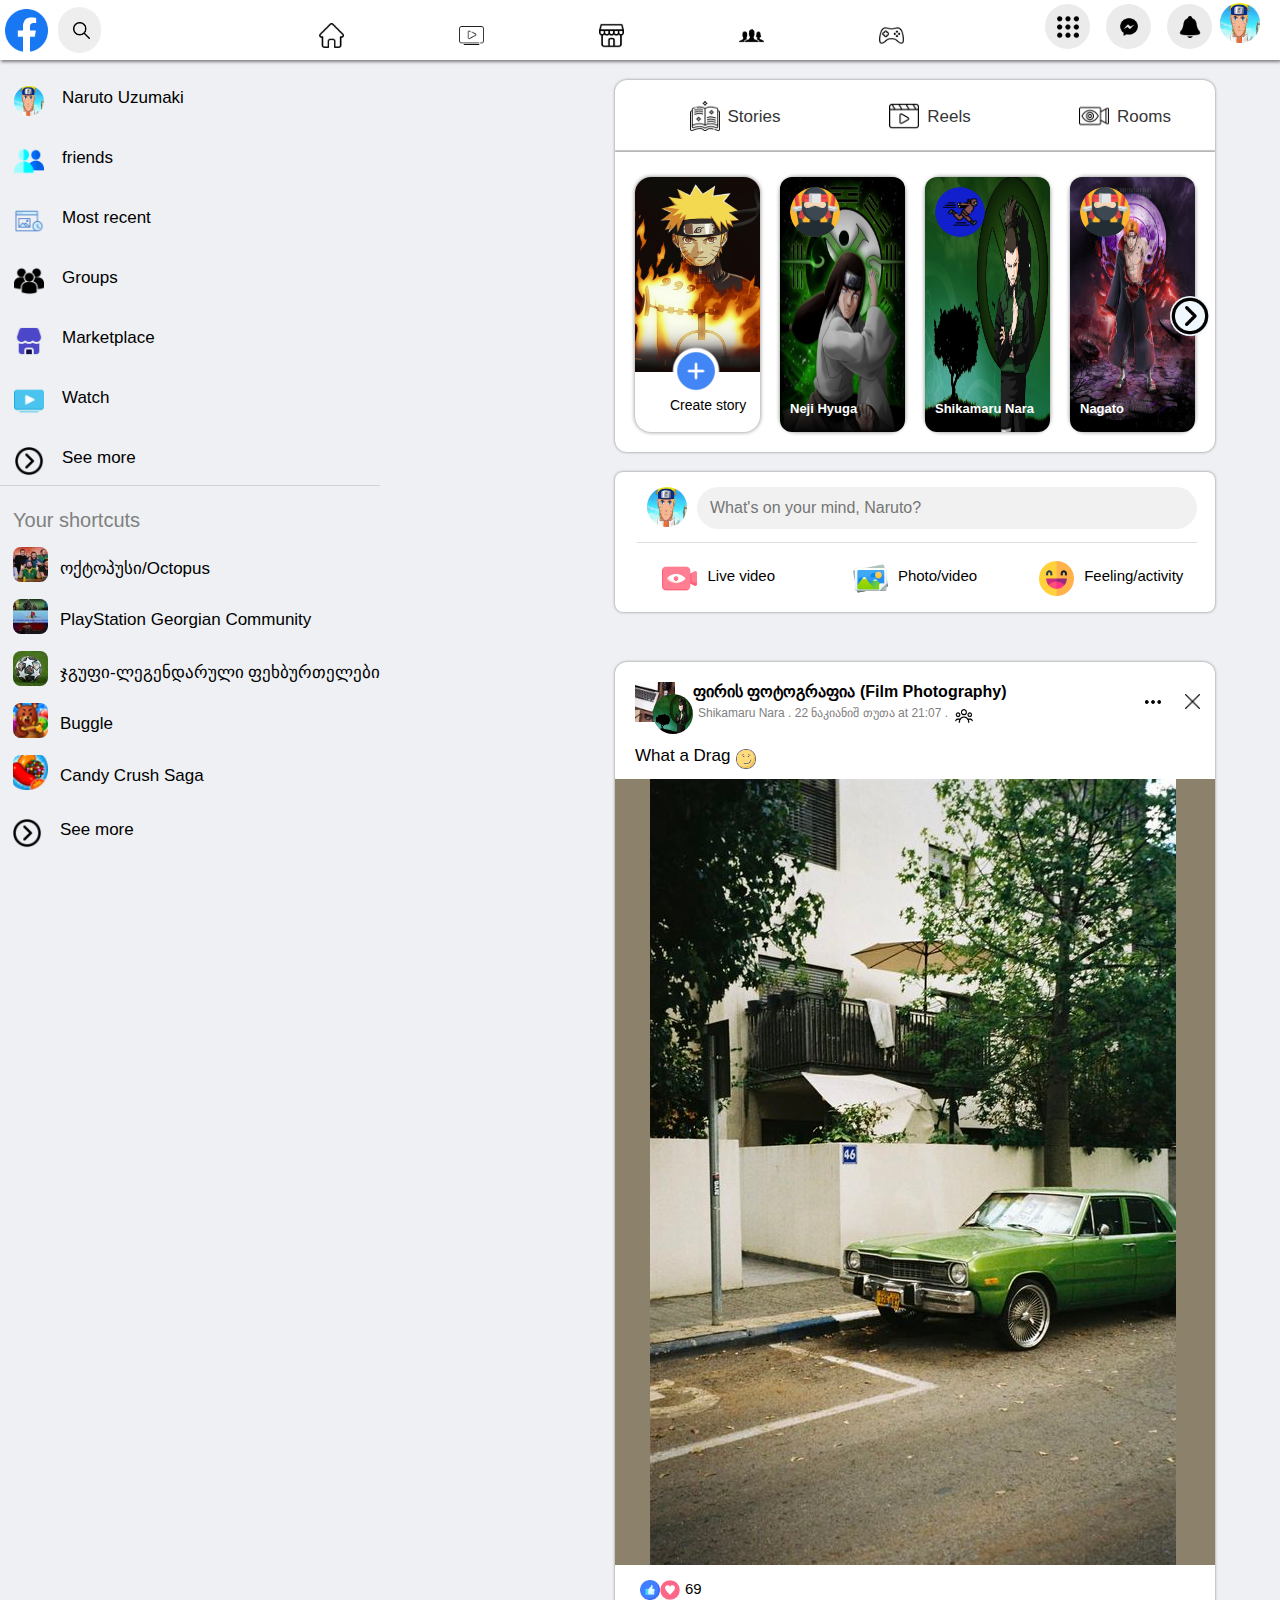
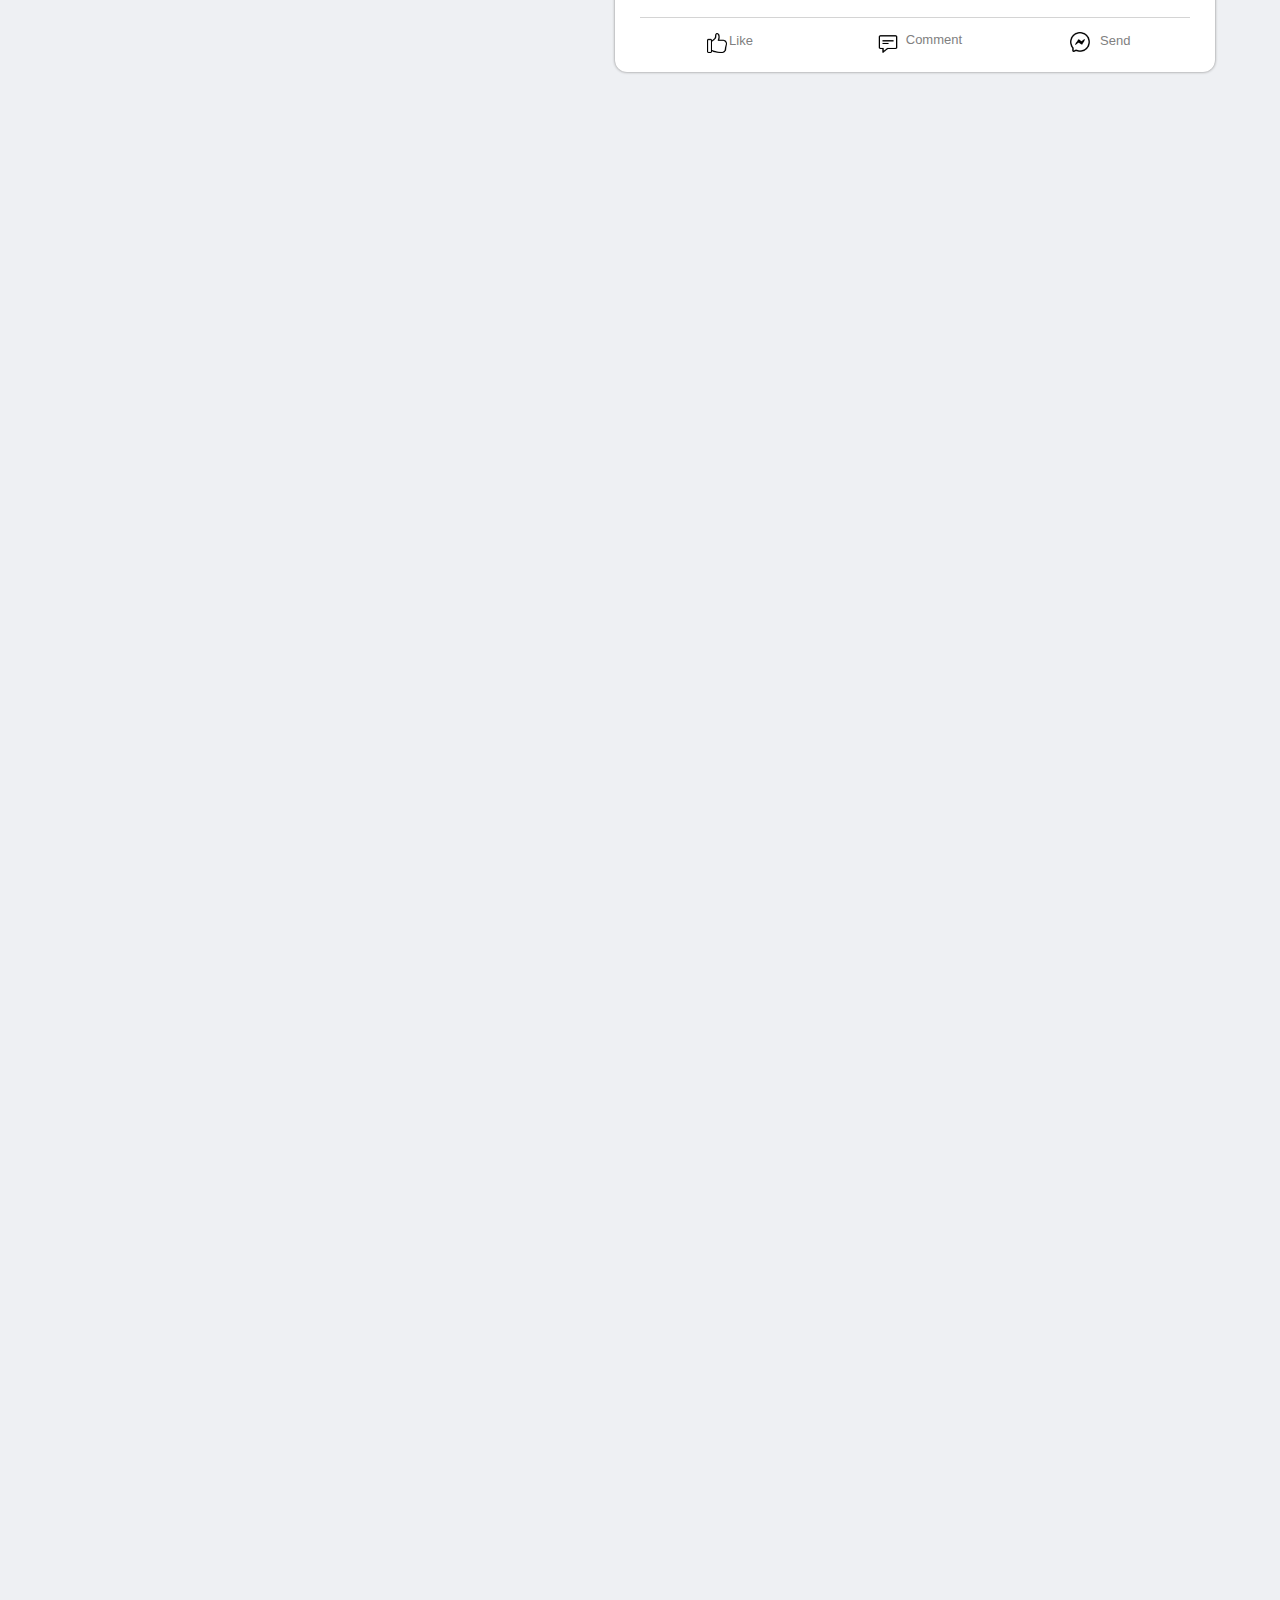
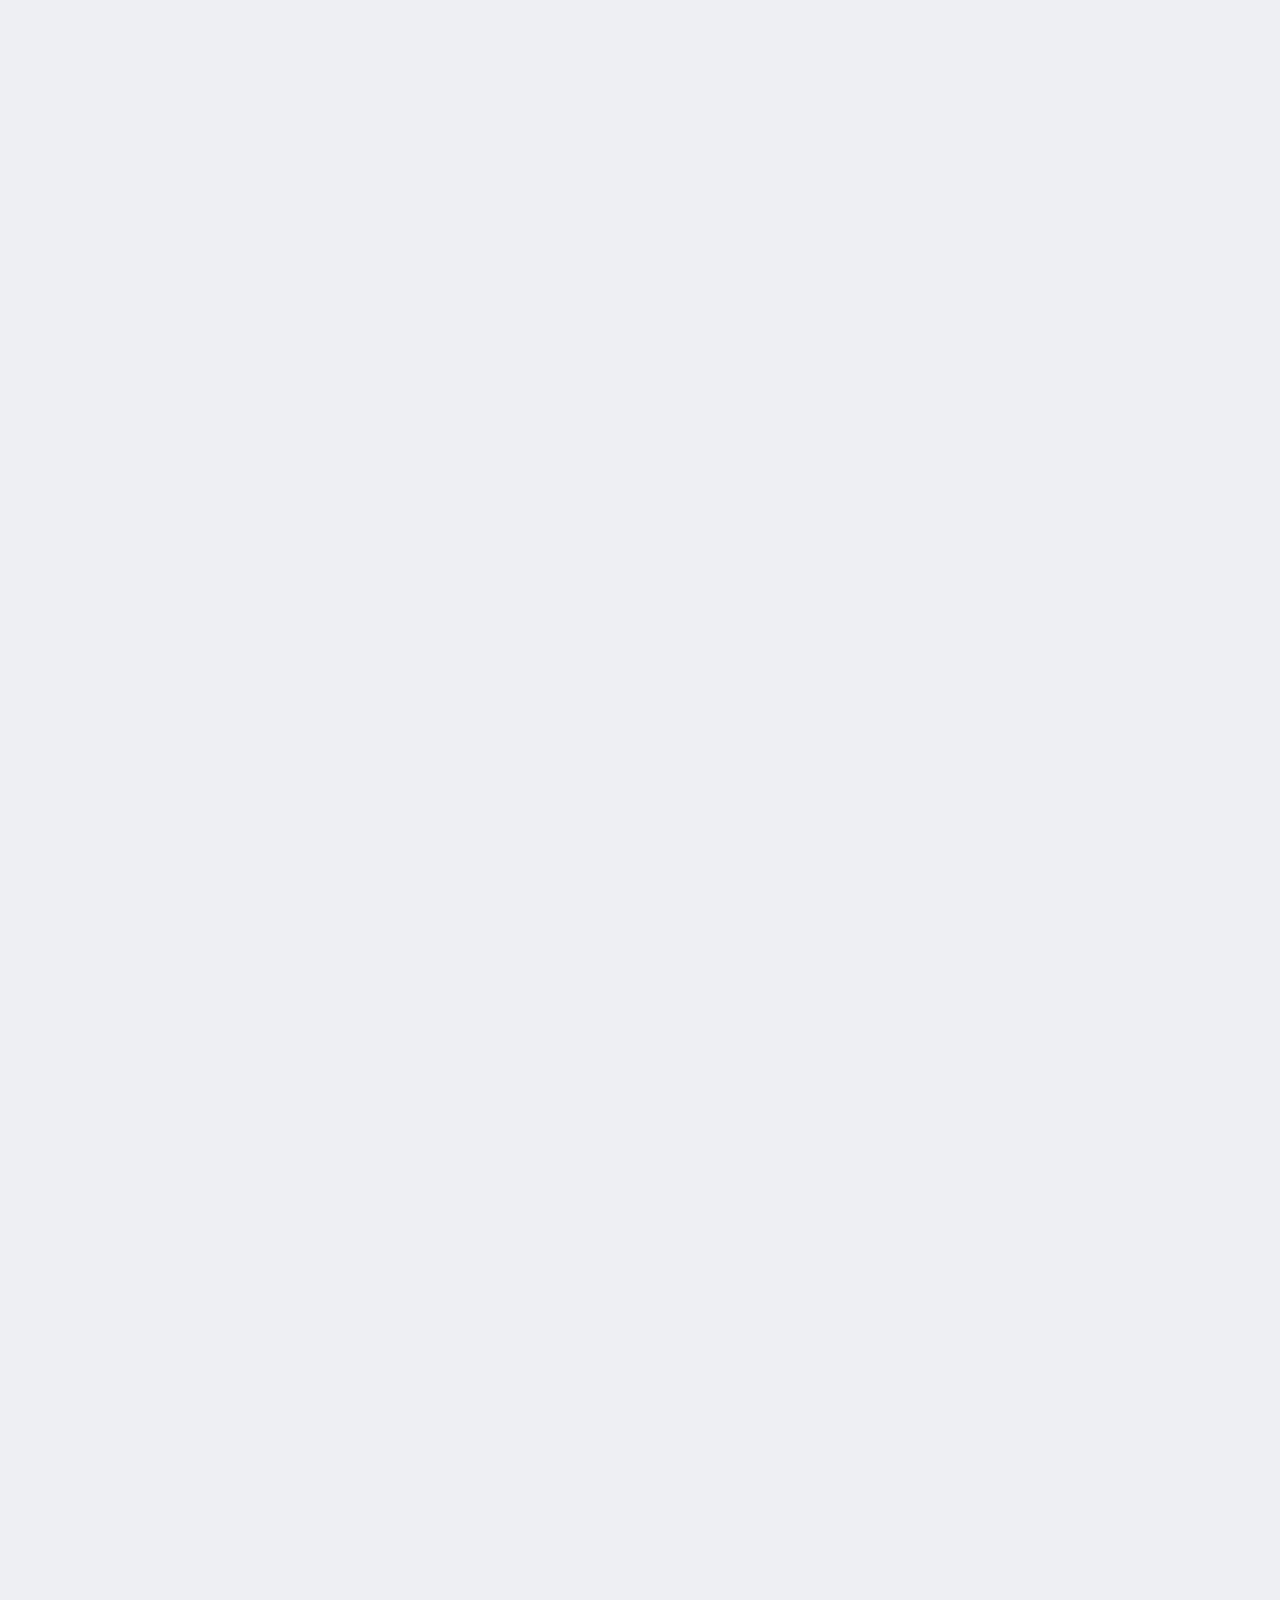
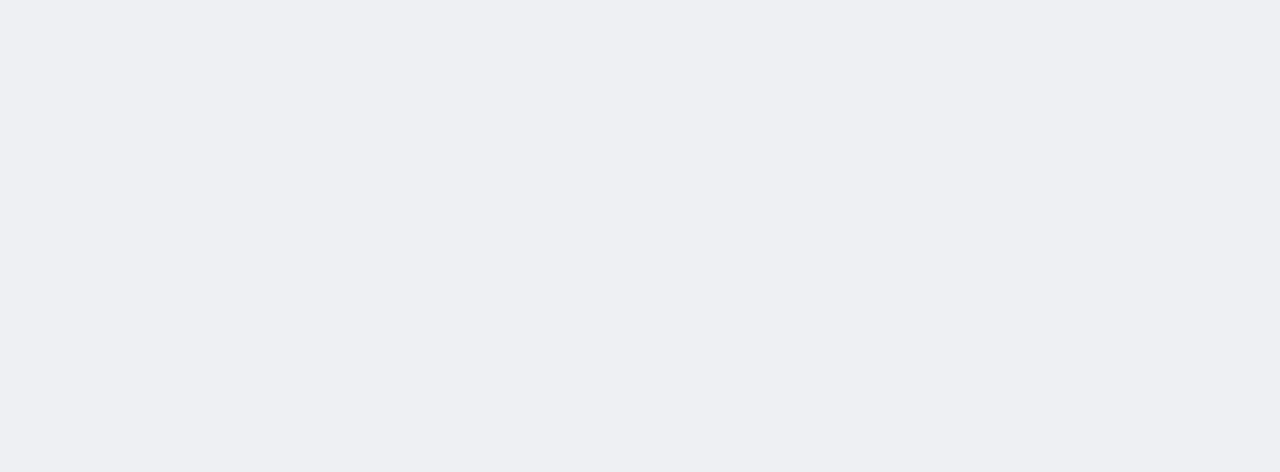
<file: index.html>
<!DOCTYPE html>
<html>

<head>
<title>MTfacebook</title>

<link rel="stylesheet" href="stylesfac/headerfac.css">
<link rel="stylesheet" href="stylesfac/sidebars.css">
<link rel="stylesheet" href="stylesfac/generalfc.css">
<link rel="stylesheet" href="stylesfac/sstorybox.css">
<link rel="stylesheet" href="stylesfac/postbox.css">
<link rel="stylesheet" href="stylesfac/post.css">
</head>

<body class="body">
<header class="header" >

<div class="left-sec">

    <img class="facimg" src="icons/facimg.png" alt="">
   
   
    <div class="inputdiv"> 
        <img class="search" src="icons/search.png" alt="">
    <input class="inp" type=" text" placeholder="Search Facebook">
    
   </div>
   <img class="more" src="icons/more.png" alt="">

</div>



<div class="middle-sec">

<div class="h">
<img  class="home" src="icons/home.png" alt="">
<div class="tyty" > Home   </div>
</div>
<div class="h">
<img  class="watch" src="icons/watch.png" alt="">
<div class="tyty" > Watch </div>
</div>
<div class="h">
<img class="markt" src="icons/market.png" alt="">
<div class="tyty" > Markerplace  </div>
</div>
<div class="h">
<img  class="grup" src="icons/grups.png" alt="">

<div class="tyty" > Groups </div>

</div>
<div class="h">
<img  class="gaming" src="icons/gaming.png" alt="">
<div class="tyty" > Gaming</div>

</div>

</div>
<div  class="right-sec" >

<div class="h1" >
<img class="menu" src="icons/menu.png" alt="">
<div class="tyty" >Menu </div>
</div>
<div class="h1">

<img class="messenger" src="icons/messe.png" alt="">
<div class="tyty" > Messenger  </div>
</div>

<div class="h1">

    <img class="bell" src="icons/bell.png
    " alt="">
    <div class="tyty" > Notifications   </div>
</div>


<div class="pic">

<img class="picture" src="icons/picture.webp" alt="">
<div class="tyty" > Account </div>

</div>



</div>

</header>





<main class="story-box" >

    <div class="s-header" >
    
    <div class="stories">
        
    <img class="stor" src="icons/stories.png" alt="">
    <div class="storinfo" > Stories  </div>
    
    </div>
    <div class=" stories"> 


        <div class="reels">
        
            <img class="stor" src="icons/reelsss.png" alt="">
            <div class="storinfo" > Reels </div>
            
            </div>


    </div>
    <div class=" rooms" >


        <div class="stories">
        
            <img class="stor" src="icons/rooms.png" alt="">
            <div class="storinfo" > Rooms  </div>
            
            </div>

    </div>
    
    
    </div>

    
    <div class="photos" >
 
    <div class="nardiv" >

    <img class="narimg" src="icons/narutoo.jpg" alt="">
    <div class="kvadiv" >
     <img class="kva" src="icons/kvakva.png" alt=""> 
    </div>
    <div class="infos" >   Create story 
         </div>  


<div>

</div>

    </div>
        

    <div class="nejdiv" >

        <img class="nejimg" src="icons/neji.jpg" alt="">
        <div class="nindiv" >
         <img class="nin1" src="icons/n02 (1).png" alt=""> 
       <div>
    <div class="saxeli" > Neji Hyuga 

    </div>
    
    
    </div>
    
    
    
        </div>



    </div>
    
    
    
 
    <div class="nejdiv" >

        <img class="nejimg" src="icons/shikamaru.webp" alt="">
        <div class="nindiv" >
         <img class="nin1" src="icons/n02 (2).png" alt=""> 
       <div>
    <div class="saxeli" > Shikamaru Nara

    </div>
    
    
    </div>
    
    
    
        </div>



    </div>
    
    

    <div class="nejdiv" >

        <img class="nejimg" src="icons/pain.jpg" alt="">
        <div class="nindiv" >
         <img class="nin1" src="icons/pai.png" alt=""> 
       <div>
    <div class="saxeli" > Nagato

    </div>
    
    <div class="morze" >

<img class="meti" src="icons/meti.png" alt="">

    </div>


    </div>
    
    
    
        </div>



    </div>
    











    </div>
    


    <div class="postcreate" >

        <div class="proimg">
           
        <img class="profilp" src="icons/picture.webp" alt="">
     
        
        
        <input class="mind-bar" type="text" placeholder="What's on your mind, Naruto?" >
      
        </div>
        
        <div class="uwp" >
        
        <div class="witeli" >

         <div class=> <img class="smile" src="icons/live.png" alt="">   </div>
         <div class="smailinfo">   Live video   </div>

        </div>
        <div class="witeli">

            <div class=> <img class="smile" src="icons/pv.png" alt="">   </div>
            <div class="smailinfo"> Photo/video     </div>
   

        </div>
        <div class="witeli" >


            <div class=> <img class="smile"  src="icons/smile.png" alt="">   </div>
            <div class="smailinfo">   Feeling/activity  </div>
   


        </div>
        </div>
        
        
        </div>
        
<div class="post">

<div class="tavi" >


<div class="profilissur" >
<div class="kaka" >
<img class="img11" src="icons/grupis.jpg" alt="">

     <div class="ocda" >
    <img class="img22" src="icons/shikamaru.webp" alt="">
</div>
</div>

</div>

<div class="informacia"   >

<div class="in1"> ფირის ფოტოგრაფია (Film Photography)   </div>
<div class="in2" >Shikamaru Nara &#46; 22 ნაკიანიშ თუთა at 21:07 &#46; 
 
     <img class="pataragrupe" src="icons/g.png" alt="">

</div>


</div>


<div class="xsami" >
<div class="wert">
<img class="wer" src="icons/dota.png" alt="">
</div>
<div class="wert">
<img class="kros" src="icons/cancel.png" alt="">
</div>
</div>


</div>

<div class="int" >What a Drag

<img class="smil" src="icons/happy.png" alt="">

</div>

<div class="phott" >

<img class="manqana" src="icons/manqana.jpg" alt="">



</div>

<div class="like" >

<div class="like-but" >
<img class="cera" src="icons/like.png" alt="">
</div>

<div class="love-but">
 
    <img class="guli" src="icons/love.png" alt="">

</div>

<div class="ricxvi" > 69 </div>

</div>

<div class="bolo" >

<div class="buttt1" >
 
<img class="liker" src="icons/liker.png" alt="">
<div class="minawer" > Like </div>

</div>

<div class="bolo" >

    <div class="buttt2" >
     
    <img class="likerr" src="icons/kamentar.png" alt="">
    <div class="minawerr" > Comment </div>
    
    </div>

    <div class="bolo" >

        <div class="buttt3" >
         
        <img class="likers" src="icons/meneger.png" alt="">
        <div class="minawers" > Send</div>
        
        </div>

</div>




</main>




<nav class="left-sidebar">

<div class="uppr" >

<div class="profpic" >

<div class="prof" >
 
<img class="profimg" src="icons/picture.webp" alt="">

</div>

<div class="name" >

<p  class="namep" >Naruto Uzumaki</p>


</div>

</div>

<div class="profpic" >

    <div class="prof" >
     
    <img class="friimg" src="icons/friends.png" alt="">
    
    </div>
    
    <div class="name" >
    
    <p  class="namep" >friends</p>
    
    
    </div>
    
    </div>

    <div class="profpic" >

        <div class="prof" >
         
        <img class="friimg" src="icons/most.png" alt="">
        
        </div>
        
        <div class="name" >
        
        <p  class="namep" >Most recent</p>
        
        
        </div>
        
        </div>



        <div class="profpic" >

            <div class="prof" >
             
            <img class="friimg" src="icons/grupss.png" alt="">
            
            </div>
            
            <div class="name" >
            
            <p  class="namep" >Groups</p>
            
            
            </div>
            
            </div>
    





            <div class="profpic" >

                <div class="prof" >
                 
                <img class="friimg" src="icons/marketpla.png" alt="">
                
                </div>
                
                <div class="name" >
                
                <p  class="namep" >Marketplace</p>
                
                
                </div>
                
                </div>
        
    

                




                <div class="profpic" >

                    <div class="prof" >
                     
                    <img class="friimg" src="icons/waatch.png" alt="">
                    
                    </div>

                    <div class="name" >
                    
          <p  class="namep" >Watch</p>
                    
                    
      </div>
                    
    </div>





    <div class="profpic" >

        <div class="prof" >
         
        <img class="friimg" src="icons/seemore.png" alt="">
        
        </div>

        <div class="name" >
        
<p  class="namep" >See more</p>
        


        
</div>
        
</div>

</div>

<div class="dow" >

<div class="shortcut">
Your shortcuts
</div>

<div class="wyvili">

<div class="img">
 
    <img class="oqto" src="icons/oqtopus.jpg" alt=""></div>
<div class="info"  > ოქტოპუსი/Octopus  </div>


</div>

<div class="wyvili">

    <div class="img">
     
        <img class="oqto" src="icons/plas.jpg" alt=""></div>
    <div class="info"  > PlayStation Georgian Community  </div>
    
    
    </div>

    <div class="wyvili">

        <div class="img">
         
            <img class="oqto" src="icons/burt.jpg" alt=""></div>
        <div class="info"  > ჯგუფი-ლეგენდარული ფეხბურთელები  </div>
        
        
        </div>


        <div class="wyvili">

            <div class="img">
             
                <img class="oqto" src="icons/budge.png" alt=""></div>
            <div class="info"  > Buggle</div>
            
            
            </div>
    

            <div class="wyvili">

                <div class="img">
                 
                    <img class="oqto" src="icons/candy.png" alt=""></div>
                <div class="info"  > Candy Crush Saga </div>
                
                
                </div>
        


                <div class="profpic" >

                    <div class="prof" >
                     
                    <img class="friimg" src="icons/seemore.png" alt="">
                    
                    </div>
            
                    <div class="name" >
                    
            <p  class="namep" >See more</p>




</div>

</div>





</nav>







<nav class="right-sidebar">

<div class="erti" >


  <div class="page">
    Your Pages and profiles

  </div>  
    


<div  class="dots" >
<img class="wertilebi" src="icons/dote.png" alt="">
</div>


</div>

<div class="ori" >


    <div class="page">
        Birthdays
  
    </div>  
      
  
  
  <div  class="dab" >

    <div>
  <img class="sach" src="icons/gift.png" alt="">
</div>

<div class="hinata">
   <span class="spa" > Hinata Hyuga'</span> birthday is today
</div>
  
  
  </div>
  

</div>


<div class="sami" >

<div class="sawyisi" >

<div class="kantakt" >  Contacts       </div>

<div class="chatt-but" >
<div class="imgg1">
<img class="imgg" src="icons/vidd.png" alt="">
</div>
<div class="imgg1">
<img class="imgg" src="icons/lupa.png" alt="">
</div>
<div class="imgg1">
<img class="imgg" src="icons/dote.png" alt="">
</div>


</div>




</div>



<div class="individ" >

 <div class="surati" >
 
    <img class="sur" src="icons/itachi.jpg" alt="">

 </div>
<div class="namen">
    Itachi Uchiha
   
</div>

</div>



<div class="individ" >

    <div class="surati" >
    
       <img class="sur" src="icons/kakashi.jpg" alt="">
   
    </div>
   <div class="namen">
    Kakashi Hatake
      
   </div>
   
   </div>
   

   <div class="individ" >

    <div class="surati" >
    
       <img class="sur" src="icons/jeraia.png" alt="">
   
    </div>
   <div class="namen">
    Jiraiya
   </div>
   
   </div>
   

   <div class="individ" >

    <div class="surati" >
    
       <img class="sur" src="icons/orochimaru.jpg" alt="">
   
    </div>
   <div class="namen">
    Orochimaru
      
   </div>
   
   </div>
   

   <div class="individ" >

    <div class="surati" >
    
       <img class="sur" src="icons/minato.jpg" alt="">
   
    </div>
   <div class="namen">
    Minato Namikaze
      
   </div>
   
   </div>
   

   <div class="individ" >

    <div class="surati" >
    
       <img class="sur" src="icons/sakura.webp" alt="">
   
    </div>
   <div class="namen">
    Sakura Haruno
      
   </div>
   
   </div>
   

   <div class="individ" >

    <div class="surati" >
    
       <img class="sur" src="icons/tsu.jpg" alt="">
   
    </div>
   <div class="namen">
    KetKeto  Tsunade
      
   </div>
   
   </div>
   

   <div class="individ" >

    <div class="surati" >
    
       <img class="sur" src="icons/roklee.png" alt="">
   
    </div>
   <div class="namen">
    Rock Lee
      
   </div>
   
   </div>
   

   <div class="individ" >

    <div class="surati" >
    
       <img class="sur" src="icons/gaara.webp" alt="">
   
    </div>
   <div class="namen">
    Gaara
      
   </div>
   
   </div>
   

   <div class="individ" >

    <div class="surati" >
    
       <img class="sur" src="icons/kurenai.jpg" alt="">
   
    </div>
   <div class="namen">
    Kurenai Yūhi
      
   </div>
   
   </div>
   
                           






</nav>





    
</body>



</html>
</file>
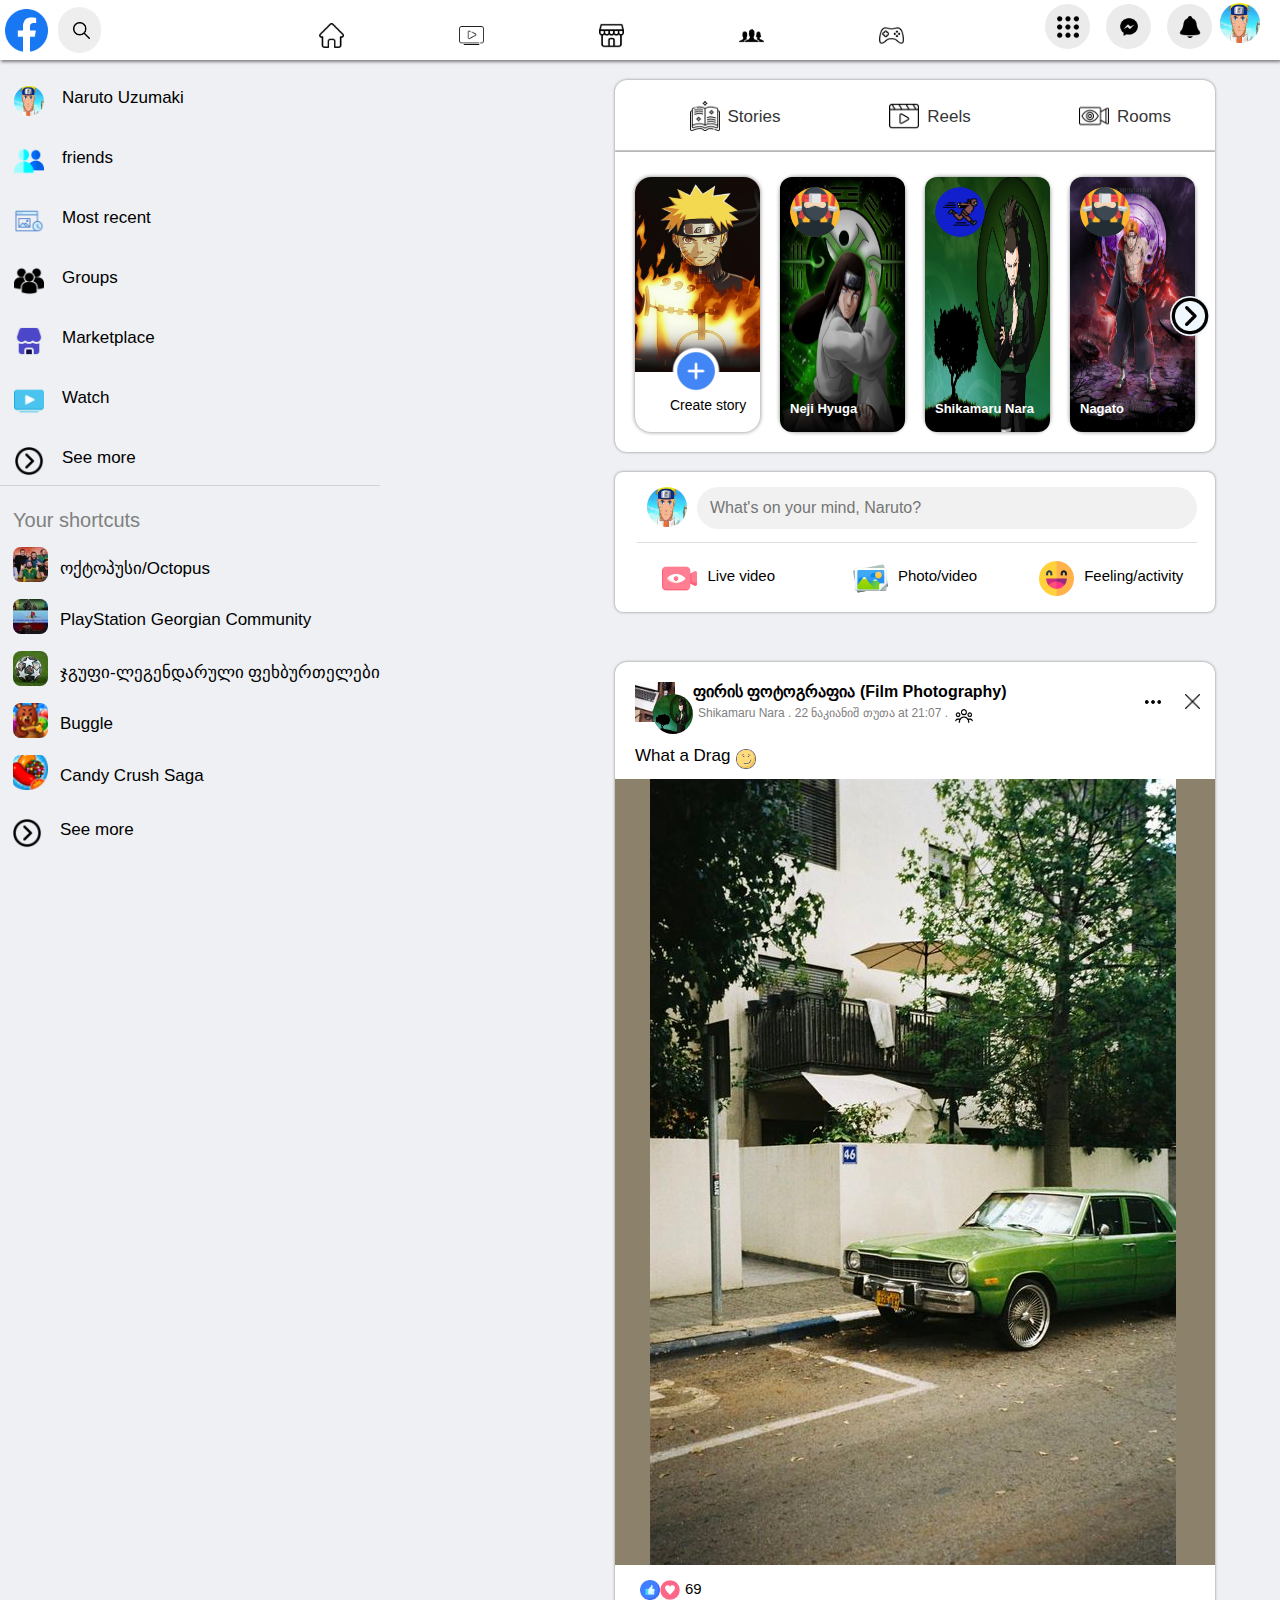
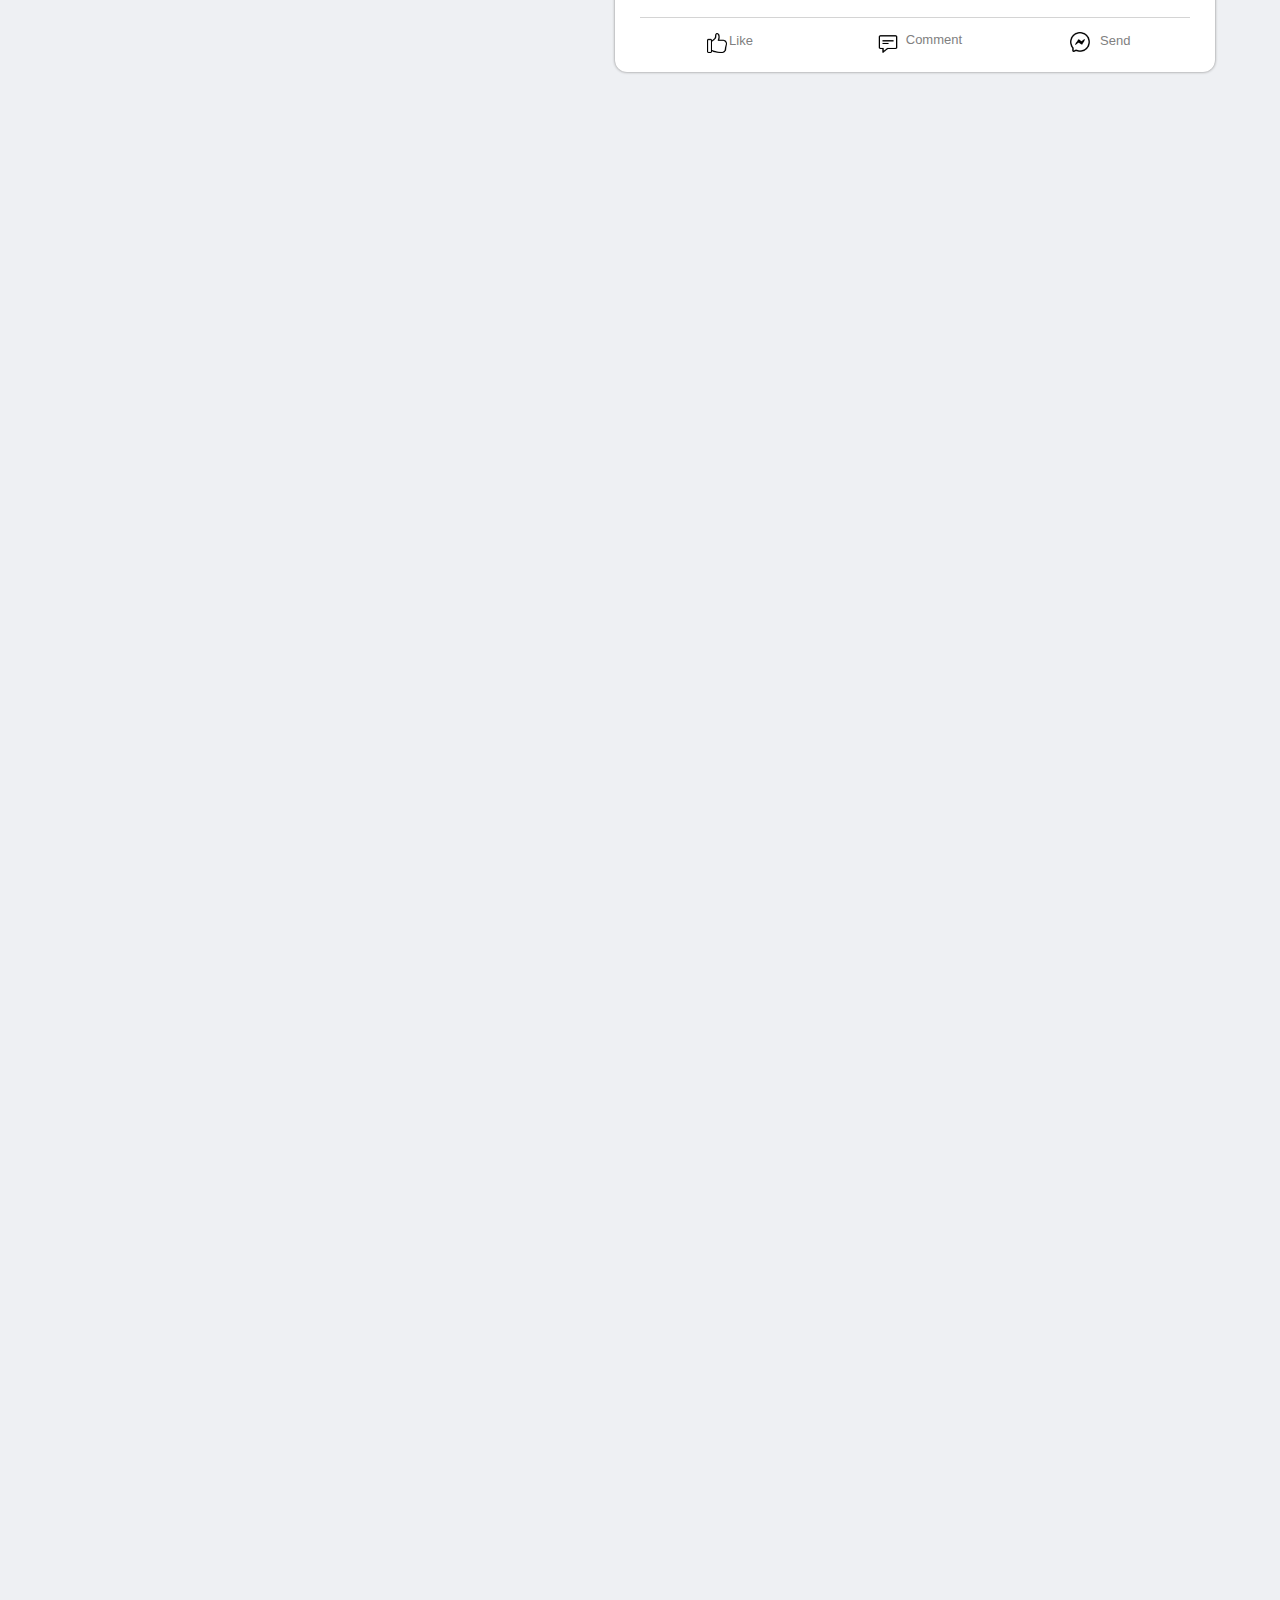
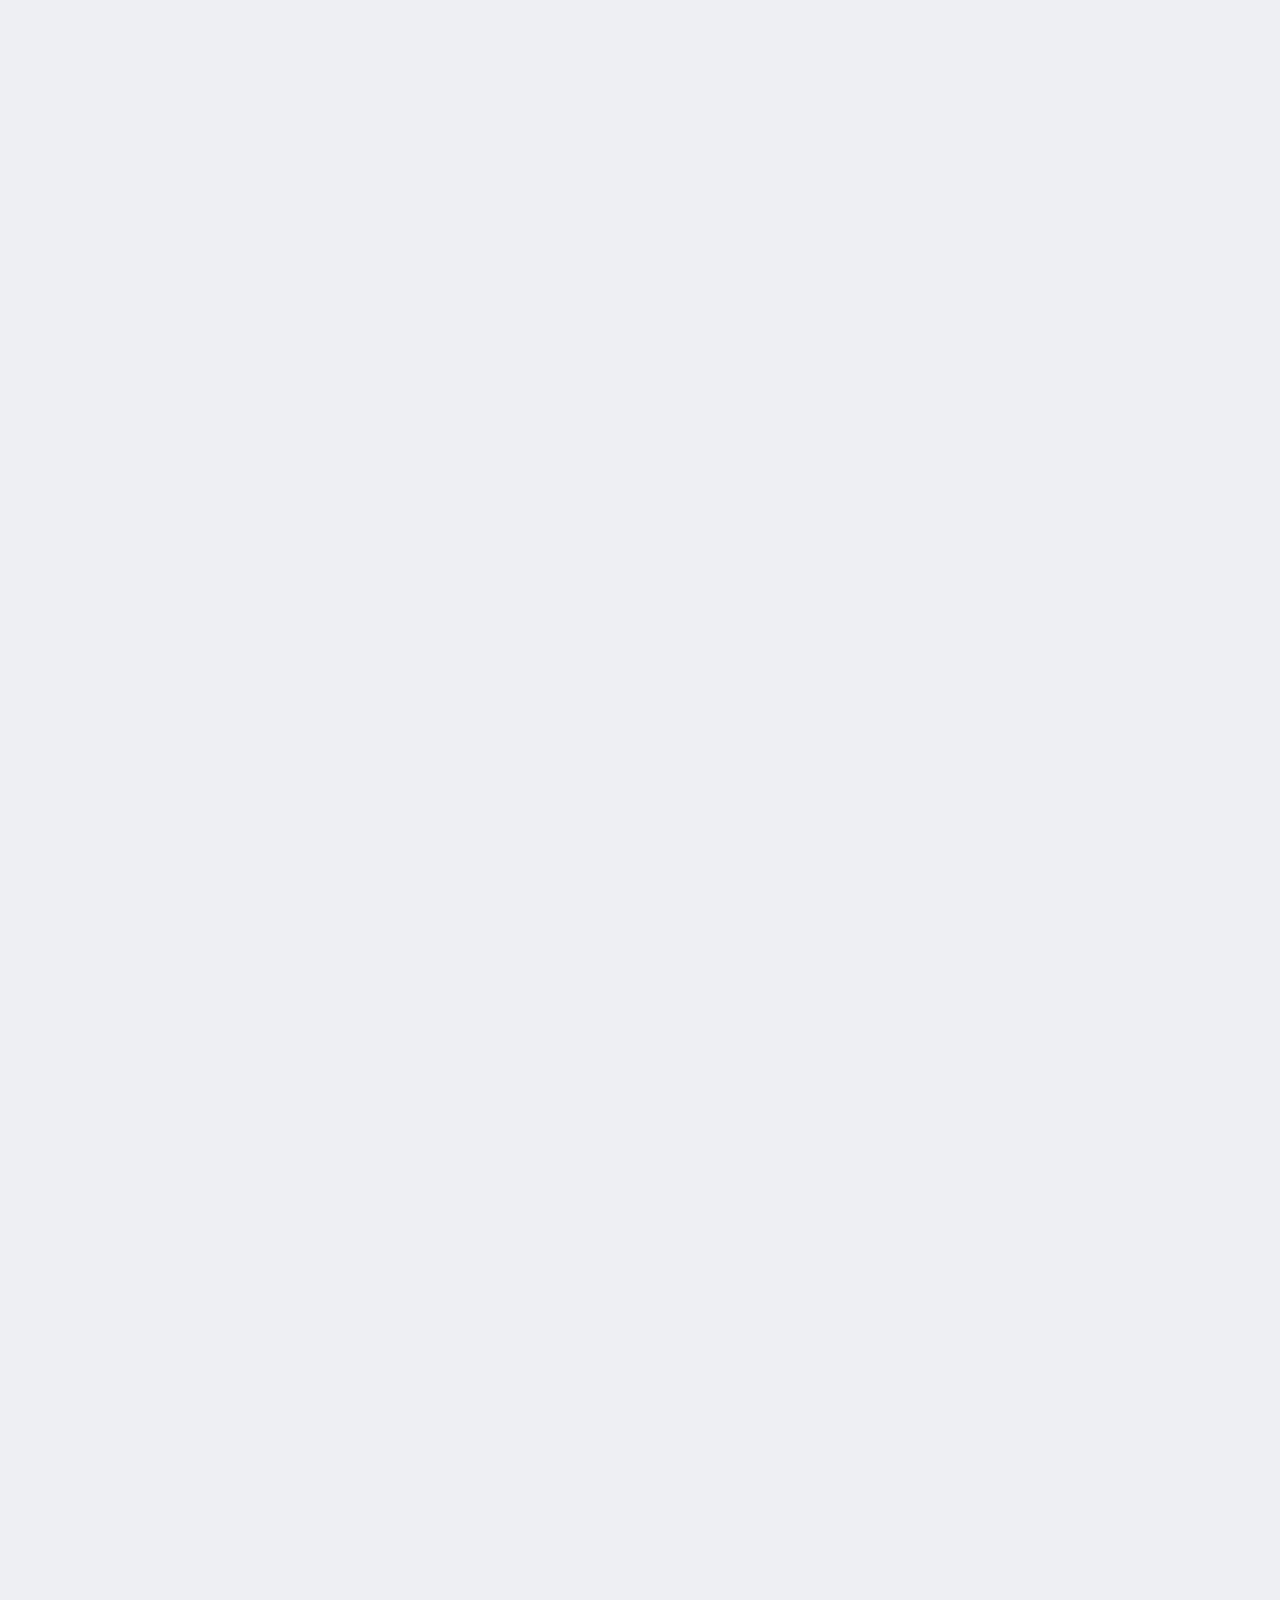
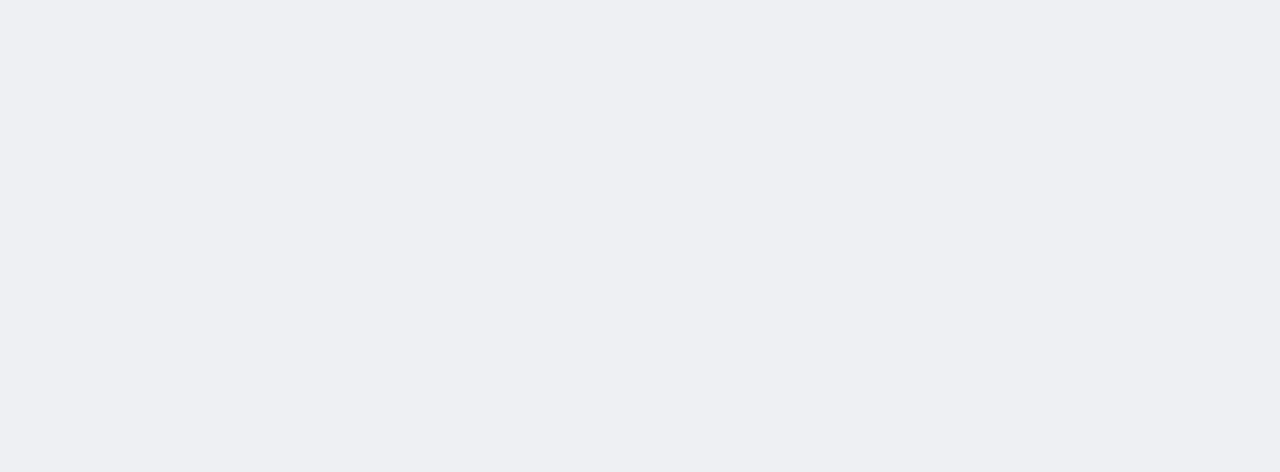
<file: facebook.html>
<!DOCTYPE html>
<html>

<head>
<title>MTfacebook</title>

<link rel="stylesheet" href="stylesfac/headerfac.css">
<link rel="stylesheet" href="stylesfac/sidebars.css">
<link rel="stylesheet" href="stylesfac/generalfc.css">
<link rel="stylesheet" href="stylesfac/sstorybox.css">
<link rel="stylesheet" href="stylesfac/postbox.css">
<link rel="stylesheet" href="stylesfac/post.css">
</head>

<body class="body">
<div class="header" >

<div class="left-sec">

    <img class="facimg" src="icons/facimg.png" alt="">
   
   
    <div class="inputdiv"> 
        <img class="search" src="icons/search.png" alt="">
    <input class="inp" type=" text" placeholder="Search Facebook">
    
   </div>
   <img class="more" src="icons/more.png" alt="">

</div>



<div class="middle-sec">

<div class="h">
<img  class="home" src="icons/home.png" alt="">
<div class="tyty" > Home   </div>
</div>
<div class="h">
<img  class="watch" src="icons/watch.png" alt="">
<div class="tyty" > Watch </div>
</div>
<div class="h">
<img class="markt" src="icons/market.png" alt="">
<div class="tyty" > Markerplace  </div>
</div>
<div class="h">
<img  class="grup" src="icons/grups.png" alt="">

<div class="tyty" > Groups </div>

</div>
<div class="h">
<img  class="gaming" src="icons/gaming.png" alt="">
<div class="tyty" > Gaming</div>

</div>

</div>
<div  class="right-sec" >

<div class="h1" >
<img class="menu" src="icons/menu.png" alt="">
<div class="tyty" >Menu </div>
</div>
<div class="h1">

<img class="messenger" src="icons/messe.png" alt="">
<div class="tyty" > Messenger  </div>
</div>

<div class="h1">

    <img class="bell" src="icons/bell.png
    " alt="">
    <div class="tyty" > Notifications   </div>
</div>


<div class="pic">

<img class="picture" src="icons/picture.webp" alt="">
<div class="tyty" > Account </div>

</div>



</div>

</div>





<div class="story-box" >

    <div class="s-header" >
    
    <div class="stories">
        
    <img class="stor" src="icons/stories.png" alt="">
    <div class="storinfo" > Stories  </div>
    
    </div>
    <div class=" stories"> 


        <div class="reels">
        
            <img class="stor" src="icons/reelsss.png" alt="">
            <div class="storinfo" > Reels </div>
            
            </div>


    </div>
    <div class=" rooms" >


        <div class="stories">
        
            <img class="stor" src="icons/rooms.png" alt="">
            <div class="storinfo" > Rooms  </div>
            
            </div>

    </div>
    
    
    </div>

    
    <div class="photos" >
 
    <div class="nardiv" >

    <img class="narimg" src="icons/narutoo.jpg" alt="">
    <div class="kvadiv" >
     <img class="kva" src="icons/kvakva.png" alt=""> 
    </div>
    <div class="infos" >   Create story 
         </div>  


<div>

</div>

    </div>
        

    <div class="nejdiv" >

        <img class="nejimg" src="icons/neji.jpg" alt="">
        <div class="nindiv" >
         <img class="nin1" src="icons/n02 (1).png" alt=""> 
       <div>
    <div class="saxeli" > Neji Hyuga 

    </div>
    
    
    </div>
    
    
    
        </div>



    </div>
    
    
    
 
    <div class="nejdiv" >

        <img class="nejimg" src="icons/shikamaru.webp" alt="">
        <div class="nindiv" >
         <img class="nin1" src="icons/n02 (2).png" alt=""> 
       <div>
    <div class="saxeli" > Shikamaru Nara

    </div>
    
    
    </div>
    
    
    
        </div>



    </div>
    
    

    <div class="nejdiv" >

        <img class="nejimg" src="icons/pain.jpg" alt="">
        <div class="nindiv" >
         <img class="nin1" src="icons/pai.png" alt=""> 
       <div>
    <div class="saxeli" > Nagato

    </div>
    
    <div class="morze" >

<img class="meti" src="icons/meti.png" alt="">

    </div>


    </div>
    
    
    
        </div>



    </div>
    











    </div>
    


    <div class="postcreate" >

        <div class="proimg">
           
        <img class="profilp" src="icons/picture.webp" alt="">
     
        
        
        <input class="mind-bar" type="text" placeholder="What's on your mind, Naruto?" >
      
        </div>
        
        <div class="uwp" >
        
        <div class="witeli" >

         <div class=> <img class="smile" src="icons/live.png" alt="">   </div>
         <div class="smailinfo">   Live video   </div>

        </div>
        <div class="witeli">

            <div class=> <img class="smile" src="icons/pv.png" alt="">   </div>
            <div class="smailinfo"> Photo/video     </div>
   

        </div>
        <div class="witeli" >


            <div class=> <img class="smile"  src="icons/smile.png" alt="">   </div>
            <div class="smailinfo">   Feeling/activity  </div>
   


        </div>
        </div>
        
        
        </div>
        
<div class="post">

<div class="tavi" >


<div class="profilissur" >
<div class="kaka" >
<img class="img11" src="icons/grupis.jpg" alt="">

     <div class="ocda" >
    <img class="img22" src="icons/shikamaru.webp" alt="">
</div>
</div>

</div>

<div class="informacia"   >

<div class="in1"> ფირის ფოტოგრაფია (Film Photography)   </div>
<div class="in2" >Shikamaru Nara &#46; 22 ნაკიანიშ თუთა at 21:07 &#46; 
 
     <img class="pataragrupe" src="icons/g.png" alt="">

</div>


</div>


<div class="xsami" >
<div class="wert">
<img class="wer" src="icons/dota.png" alt="">
</div>
<div class="wert">
<img class="kros" src="icons/cancel.png" alt="">
</div>
</div>


</div>

<div class="int" >What a Drag

<img class="smil" src="icons/happy.png" alt="">

</div>

<div class="phott" >

<img class="manqana" src="icons/manqana.jpg" alt="">



</div>

<div class="like" >

<div class="like-but" >
<img class="cera" src="icons/like.png" alt="">
</div>

<div class="love-but">
 
    <img class="guli" src="icons/love.png" alt="">

</div>

<div class="ricxvi" > 69 </div>

</div>

<div class="bolo" >

<div class="buttt1" >
 
<img class="liker" src="icons/liker.png" alt="">
<div class="minawer" > Like </div>

</div>

<div class="bolo" >

    <div class="buttt2" >
     
    <img class="likerr" src="icons/kamentar.png" alt="">
    <div class="minawerr" > Comment </div>
    
    </div>

    <div class="bolo" >

        <div class="buttt3" >
         
        <img class="likers" src="icons/meneger.png" alt="">
        <div class="minawers" > Send</div>
        
        </div>

</div>




</div>




<div class="left-sidebar">

<div class="uppr" >

<div class="profpic" >

<div class="prof" >
 
<img class="profimg" src="icons/picture.webp" alt="">

</div>

<div class="name" >

<p  class="namep" >Naruto Uzumaki</p>


</div>

</div>

<div class="profpic" >

    <div class="prof" >
     
    <img class="friimg" src="icons/friends.png" alt="">
    
    </div>
    
    <div class="name" >
    
    <p  class="namep" >friends</p>
    
    
    </div>
    
    </div>

    <div class="profpic" >

        <div class="prof" >
         
        <img class="friimg" src="icons/most.png" alt="">
        
        </div>
        
        <div class="name" >
        
        <p  class="namep" >Most recent</p>
        
        
        </div>
        
        </div>



        <div class="profpic" >

            <div class="prof" >
             
            <img class="friimg" src="icons/grupss.png" alt="">
            
            </div>
            
            <div class="name" >
            
            <p  class="namep" >Groups</p>
            
            
            </div>
            
            </div>
    





            <div class="profpic" >

                <div class="prof" >
                 
                <img class="friimg" src="icons/marketpla.png" alt="">
                
                </div>
                
                <div class="name" >
                
                <p  class="namep" >Marketplace</p>
                
                
                </div>
                
                </div>
        
    

                




                <div class="profpic" >

                    <div class="prof" >
                     
                    <img class="friimg" src="icons/waatch.png" alt="">
                    
                    </div>

                    <div class="name" >
                    
          <p  class="namep" >Watch</p>
                    
                    
      </div>
                    
    </div>





    <div class="profpic" >

        <div class="prof" >
         
        <img class="friimg" src="icons/seemore.png" alt="">
        
        </div>

        <div class="name" >
        
<p  class="namep" >See more</p>
        


        
</div>
        
</div>

</div>

<div class="dow" >

<div class="shortcut">
Your shortcuts
</div>

<div class="wyvili">

<div class="img">
 
    <img class="oqto" src="icons/oqtopus.jpg" alt=""></div>
<div class="info"  > ოქტოპუსი/Octopus  </div>


</div>

<div class="wyvili">

    <div class="img">
     
        <img class="oqto" src="icons/plas.jpg" alt=""></div>
    <div class="info"  > PlayStation Georgian Community  </div>
    
    
    </div>

    <div class="wyvili">

        <div class="img">
         
            <img class="oqto" src="icons/burt.jpg" alt=""></div>
        <div class="info"  > ჯგუფი-ლეგენდარული ფეხბურთელები  </div>
        
        
        </div>


        <div class="wyvili">

            <div class="img">
             
                <img class="oqto" src="icons/budge.png" alt=""></div>
            <div class="info"  > Buggle</div>
            
            
            </div>
    

            <div class="wyvili">

                <div class="img">
                 
                    <img class="oqto" src="icons/candy.png" alt=""></div>
                <div class="info"  > Candy Crush Saga </div>
                
                
                </div>
        


                <div class="profpic" >

                    <div class="prof" >
                     
                    <img class="friimg" src="icons/seemore.png" alt="">
                    
                    </div>
            
                    <div class="name" >
                    
            <p  class="namep" >See more</p>




</div>

</div>





</div>







<div class="right-sidebar">

<div class="erti" >


  <div class="page">
    Your Pages and profiles

  </div>  
    


<div  class="dots" >
<img class="wertilebi" src="icons/dote.png" alt="">
</div>


</div>

<div class="ori" >


    <div class="page">
        Birthdays
  
    </div>  
      
  
  
  <div  class="dab" >

    <div>
  <img class="sach" src="icons/gift.png" alt="">
</div>

<div class="hinata">
   <span class="spa" > Hinata Hyuga'</span> birthday is today
</div>
  
  
  </div>
  

</div>


<div class="sami" >

<div class="sawyisi" >

<div class="kantakt" >  Contacts       </div>

<div class="chatt-but" >
<div class="imgg1">
<img class="imgg" src="icons/vidd.png" alt="">
</div>
<div class="imgg1">
<img class="imgg" src="icons/lupa.png" alt="">
</div>
<div class="imgg1">
<img class="imgg" src="icons/dote.png" alt="">
</div>


</div>




</div>



<div class="individ" >

 <div class="surati" >
 
    <img class="sur" src="icons/itachi.jpg" alt="">

 </div>
<div class="namen">
    Itachi Uchiha
   
</div>

</div>



<div class="individ" >

    <div class="surati" >
    
       <img class="sur" src="icons/kakashi.jpg" alt="">
   
    </div>
   <div class="namen">
    Kakashi Hatake
      
   </div>
   
   </div>
   

   <div class="individ" >

    <div class="surati" >
    
       <img class="sur" src="icons/jeraia.png" alt="">
   
    </div>
   <div class="namen">
    Jiraiya
   </div>
   
   </div>
   

   <div class="individ" >

    <div class="surati" >
    
       <img class="sur" src="icons/orochimaru.jpg" alt="">
   
    </div>
   <div class="namen">
    Orochimaru
      
   </div>
   
   </div>
   

   <div class="individ" >

    <div class="surati" >
    
       <img class="sur" src="icons/minato.jpg" alt="">
   
    </div>
   <div class="namen">
    Minato Namikaze
      
   </div>
   
   </div>
   

   <div class="individ" >

    <div class="surati" >
    
       <img class="sur" src="icons/sakura.webp" alt="">
   
    </div>
   <div class="namen">
    Sakura Haruno
      
   </div>
   
   </div>
   

   <div class="individ" >

    <div class="surati" >
    
       <img class="sur" src="icons/tsu.jpg" alt="">
   
    </div>
   <div class="namen">
    KetKeto  Tsunade
      
   </div>
   
   </div>
   

   <div class="individ" >

    <div class="surati" >
    
       <img class="sur" src="icons/roklee.png" alt="">
   
    </div>
   <div class="namen">
    Rock Lee
      
   </div>
   
   </div>
   

   <div class="individ" >

    <div class="surati" >
    
       <img class="sur" src="icons/gaara.webp" alt="">
   
    </div>
   <div class="namen">
    Gaara
      
   </div>
   
   </div>
   

   <div class="individ" >

    <div class="surati" >
    
       <img class="sur" src="icons/kurenai.jpg" alt="">
   
    </div>
   <div class="namen">
    Kurenai Yūhi
      
   </div>
   
   </div>
   
                           






</div>





    
</body>



</html>
</file>
<file: stylesfac/headerfac.css>
.header{
display: flex;
flex-direction: row;
justify-content: space-between;
flex:1.5, 2, 1;
border-bottom: 0px solid  ;

box-shadow: 1px 2px 3px gray;
top: 0;
left: 0;
right: 0;
background-color: white;
position: fixed;
z-index: 100;
}

.left-sec{
background-color: white;
width: 20px;
display: flex;
padding-left: 5px;
align-items: center;
align-content: space-between;
position: relative;

}


.facimg{

width: 43px;
cursor: pointer;

}


.inputdiv{

position: relative;

}

.inp{
    display: flex;
height: 40px;
width: 225px;
    border-radius: 25px;
margin-left: 10px;
background-color: rgb(238, 238, 238);
border: none;
outline: none;
padding-left: 41px;
font-family: 'Segoe UI', Tahoma, Geneva, Verdana, sans-serif;
font-size: 17px;
padding-bottom: 5px;
align-items: center;
vertical-align: text-top;
}



@media (max-width:1500px) {


.inp{max-width: 0px;}


   


}



@media(max-width:1200px ){

.middle-sec  {

opacity: 0;



}

}






.more{

    width: 30px;
    height: 30px;
    position: absolute;
    padding-left: 150px;
    width: 30px;
    height: 50px;
     opacity: 0;
    }
    


    @media(max-width:1190px) {

   .more{

opacity: 1;



   }



    }



.search{

height: 17px;
width: 17px;
position: absolute;
margin-right: 5px;
padding-top: 15px;
padding-left: 25px;
 


}







.middle-sec{
display: flex;
background-color: white;
height: 50px;
align-items: center;
justify-content:center;
margin-left: 210px;
margin-bottom: 10px;
}

.home, 
.watch, 
.markt, 
.grup, 
.gaming{

height: 25px;
width: 25px;




}


.h:hover .tyty{


opacity: 1;


}


.h1:hover .tyty{


opacity: 1;

}



.tyty{
     

    position: absolute;
    background-color: rgb(99, 98, 98);
    color: white;
    padding-top: 5px;
    padding-bottom: 1px;
    padding-left: 8px;
    padding-right: 8px;
    border-radius: 2px;
    font-size: 13px;
    bottom: -40px;
    opacity: 0;
    transition: opacity 0.15s;
  
font-family: 'Segoe UI', Tahoma, Geneva, Verdana, sans-serif;


border-radius: 8px;
height: 30px;

}




.h:active .tyty{

opacity: 0;


}




.h{

    background-color: white;
    height: 40px;
    width: 100px;
    display: flex;
    justify-content: center;
    align-items: center;
    flex-direction: column;
    cursor: pointer;
    padding-left: 20px;
   padding-right: 20px;
   position: relative;
   margin-top: 20px;

}


.h:hover{

    background-color: rgb(235, 235, 235);
    border-radius: 8px;
    }





.h:active{

    
    border-bottom: 5px solid blue;
    background-color: white;
   border-radius: 0;
   

}







 




.right-sec{

background-color: white;
height: 50px;
margin-top: 0px;
display: flex;
flex-direction: row;
align-items: center;
justify-content:end;
padding-left: 50px;
padding-bottom: 6px;
padding-right: 20px;
}


.bell{

padding-right: 30px;

}


.menu,
.messenger,
.bell{

    height: 22px;
width: 22px;
margin: 0px;

padding-left: 12px;
cursor: pointer;



}


.pic:hover .tyty{

opacity: 1;

}


.picture{

width: 40px;
min-height: 40px;
border-radius: 20px;
cursor: pointer;
position: relative;

}


.h1{

background-color: rgb(235, 235, 235);
height: 45px;
width: 45px;
display: flex;
align-items: center;
padding: 0px;
border-radius: 25px;
display: flex;
margin: 8px;
margin-bottom: 5px;
}

.h1:hover{

background-color:lightgray;


}
</file>
<file: stylesfac/sidebars.css>
.left-sidebar{

display: flex;
position: fixed;
left: 0;
top: 65px;
bottom: 0;
background-color: rgb(238, 240, 243);
width: 450px;
flex-direction: column;
flex: 1, 1, 0.25;
overflow-y: auto;
max-height: 1000px;

 }





@media(max-width:1110px){


.left-sidebar{


opacity: 0;

}



}





.uppr{

display: flex;
flex-direction: column;
border-bottom: 1px solid  lightgrey;
width: 380px;
align-items: center;

}


.profpic{

display: flex;
flex-direction: row;
margin-left: 6px;
margin-top: 6px;
width: 370px;
vertical-align: middle;
margin-bottom: -10px;
cursor: pointer;
align-items: center;

}

.profpic:hover{

background-color: rgb(219, 218, 218);
border-radius: 4px;
}


.profimg{

   width: 30px;
   min-height: 30px;
   border-radius: 15px;
   cursor: pointer;
}


.namep{

   font-family: 'Segoe UI', Tahoma, Geneva, Verdana, sans-serif;
   font-weight: 500;
   font-size: 17px;
   color: black;
   margin-left: 12px;
   padding-bottom: 10px;


}


.friimg{

width: 30px;
height: 30px;


}

.prof, .name{

padding-left: 6px;


}


.dow{

  display: flex;
  flex-direction: column; 

}

.shortcut{
padding-top: 18px;
padding-left: 13px;   

font-family: 'Segoe UI', Tahoma, Geneva, Verdana, sans-serif;
font-weight: 500;
font-size: 20px;
color: gray;
margin-top: 5px;
margin-bottom: 5px;
}


.wyvili:hover{

background-color: rgb(219, 218, 218); 
border-radius: 4px;


}

.wyvili{

display: flex;
flex-direction: row;
align-items:center;
padding-top: 10px;
cursor: pointer;

}

.img{
margin-left: 13px;

}

.oqto{
width: 35px;
border-radius: 8px;
margin-bottom: 3px;
}

.info{

   font-family: 'Segoe UI', Tahoma, Geneva, Verdana, sans-serif;
   font-weight: 500;
   font-size: 17px;
   color: black;
   margin-left: 12px;
   


}







 .right-sidebar{
    display: flex;
    position:fixed;
    flex-direction: column;
    right: 0;
    top: 100px;
    bottom: 0;
    
    width: 350px;
    overflow-y: auto;
max-height: 1000px;
scrollbar-width: 20px
;
   
 }



 @media(max-width:1790px){


   .right-sidebar{
   
   
   opacity: 0;
   
   }
   
   
   
   }

   .erti{

display: flex;
flex-direction: row;
border-bottom: 1px solid  lightgrey;
   }

.page{


   font-family: 'Segoe UI', Tahoma, Geneva, Verdana, sans-serif;
   font-weight: 500;
   font-size: 17px;
   color: rgb(138, 138, 138);
   margin-left: 12px;
   padding-bottom: 10px;
   white-space: nowrap;
   margin-left: 0px;
   margin-bottom: 5px;
cursor: pointer;


}



   .dots{
margin-left: 140px;
margin-bottom: 5px;
width: 25px;
height: 25px;
border-radius:12px;
justify-items: center;
justify-content: center;
cursor: pointer;
   }

.dots:hover{

background-color: lightgray;


}



   .wertilebi{

width: 15px;
margin-left: 5px;
margin-top: 5px;


   }
   
   .ori{
      display: flex;
      flex-direction:column ;
      margin-top: 15px;
      cursor: pointer;
      border-bottom: 1px solid  lightgrey;
      height: 90px;
        }

       
      
        .dab{
       
        display: flex;
        flex-direction: row;
        height: 40px;
     
        }

        .dab:hover{
    
         background-color: lightgray;
         border-radius: 4px;
        }

        .sach{
        
         width: 25px;
        margin-top: 5px;

        }
        .hinata{
       
        padding-top: 7px;
        padding-left: 12px;
        font-size: 16px;
         font-family: 'Segoe UI', Tahoma, Geneva, Verdana, sans-serif;
        }

        .spa{

          font-weight: 600;

        }

        .sami{
        
       display: flex;
       flex-direction: column;
       margin-top: 20px;
           
        }

        .sawyisi{
      
         display: flex;
         flex-direction: row;
         

        }


        .kantakt{

         font-family: 'Segoe UI', Tahoma, Geneva, Verdana, sans-serif;
         font-weight: 500;
         font-size: 17px;
         color: rgb(138, 138, 138);
         margin-left: 12px;
         padding-bottom: 10px;
         white-space: nowrap;
         margin-left: 0px;
         margin-bottom: 5px;
      cursor: pointer;
      


        }



        .chatt-but{
        
        display: flex;
        flex-direction: row;
        margin-left: 178px;
        
        }

     




        .imgg{

        width: 15px;
        height: 15px; 
        margin-top: 8px;


        }

        .imgg1{
         display: flex;
         width: 30px;
         height: 30px;
         border-radius: 15px;
         margin: 3px;
          justify-content: center;
          justify-items: center;
        }

        .imgg1:hover{
         
           background-color: lightgray;


        }

        .individ{
         display: flex;
         flex-direction: row;
          margin-top: 10px;
          padding-left: 5px;
          border-radius: 4px;
        }


        .individ:hover{
         
        background-color: lightgray;


        }

        .surati{
        
         width: 40px;
         height: 40px;
         border-radius: 20px;


        }

        .sur{


       width: 40px;
       height: 40px;
       border-radius: 20px;
        cursor: pointer;

        }

        .namen{

        
         font-family: 'Segoe UI', Tahoma, Geneva, Verdana, sans-serif;
         font-weight: 500;
         font-size: 17px;
         color: black;
         margin-left: 12px;
         white-space: nowrap;
      cursor: pointer;
        margin-top: 7px;
       margin-left: 15px;

        }
</file>
<file: stylesfac/generalfc.css>
.body{

background-color: rgb(238, 240, 243);
margin-bottom: 3600px;
}
</file>
<file: stylesfac/sstorybox.css>
.story-box{

display: flex;
flex-direction: column;
margin-left: 607px;
margin-top: 80px;
width: 600px;
border-radius: 16px;

}







.s-header{
display: flex;
flex-direction: row;
justify-content: space-evenly;
flex: 1,  1,  1;
background-color: white;
height: 70px;
border-bottom: 2px solid  lightgray;
border-top-left-radius: 12px;
border-top-right-radius: 12px;
box-shadow: 0px 0px 3px gray;
width: 600px;
cursor: pointer;
}
 
.stories{

display: flex;
flex-direction: row;
padding-left: 5px;
width: 150px;
justify-content: center;
padding-top: 16px;
background-color: white;
margin-left: 25px;
border-radius: 12px;
height: 40px;
margin-top: 5px;
padding-bottom: 5px;

}

.stor{

width: 30px;
height: 30px;

}

.storinfo{

padding-top: 6px;
padding-left: 8px;
font-size: 17px;
font-family: 'Segoe UI', Tahoma, Geneva, Verdana, sans-serif;
font-weight: 500;
color: rgb(53, 53, 53);

}

.stories:hover{

    background-color:  rgb(235, 235, 235);


}

.stories:active{
border-bottom: 5px solid blue;
background-color: white;
border-radius: 0;
}

.reels{

display: flex;
flex-direction: row;

}


.photos{
display: flex;
flex-direction: row;
background-color: rgb(255, 255, 255);
height: 300px;
border-bottom-left-radius: 12px;
border-bottom-right-radius: 12px;
box-shadow: 0px 0px 3px gray;
width: 580px;
justify-content: center;
justify-content: space-between;
padding-right: 20px;
}

.nardiv{
  display: flex;
  flex-direction: column;
margin-top: 25px;
background-color: white;
width: 150px;
margin-left: 20px;
height: 255px;
border-radius: 16px;
position: relative ;
box-shadow: 0px 0px 4px gray;
cursor: pointer;
}

.nardiv:hover{

background-color: rgb(250, 246, 246);


}

.nardiv:hover .narimg{

margin: 1px;


}



.narimg{

width: 100%;
border-top-left-radius: 16px;
border-top-right-radius: 16px;
height: 195px;

}

.kvadiv{
position: absolute;
margin-top: 164px;
margin-left: 31px;

}

.kva{

width: 60px;


}


.infos{

font-family: 'Segoe UI', Tahoma, Geneva, Verdana, sans-serif;
color: black;
font-size: 14px;
font-weight: 500;
margin-top: 25px;
margin-left: 35px;

}


.nejdiv{
  display: flex;
  flex-direction: column;
margin-top: 25px;
background-color: white;
width: 150px;
margin-left: 20px;
height: 255px;
border-radius: 16px;
position: relative ;
box-shadow: 0px 0px 4px gray;
cursor: pointer;
}


.nejimg{

  width: 100%;
border-radius: 12px;
height: 255px

}

.nindiv{
  position: absolute;
  margin-top: 10px;
  margin-left: 10px;
  
  }


  .nin1{

width: 50px;
height: 50px;
border-radius: 25px;
}




.nejdiv:hover{

  background-color: rgb(250, 246, 246);
  
  
  }
  
  .nejdiv:hover .nejimg{
  
  margin: 1px;
  
  
  }

  .saxeli{
position: absolute;
color: white;
white-space: nowrap;
font-family: 'Segoe UI', Tahoma, Geneva, Verdana, sans-serif;
font-weight: 650;
font-size: 13px;
margin-top: 160px;
margin-left: 0px;
  }


  .meti{
  
 width:40px;
background-color: aliceblue;
border-radius: 20px;
margin-right: 0px;
  }



  .morze{
 position: absolute;
 margin-left: 90px;
margin-top: 55px;



  }

  .meti:hover{

background-color: lightgray;


  }
</file>
<file: stylesfac/postbox.css>
.postcreate{

    display: flex;
    flex-direction: column;
    margin-top: 20px ;
    background-color: white;
width: 600px;
height: 140px;
border: none;
border-radius: 8px;
box-shadow: 0px 0px 3px  gray;
justify-items: center;
}

.proimg{
width: 560px ;
margin-left: 22px;
display: flex;
flex-direction: row;
height: 70px;
border-bottom: solid 1px rgb(223, 223, 223);
}




.profilp{

width: 40px;
height: 40px;
border-radius: 20px;
margin-left: 10px;
margin-top: 15px;
}

.mind-bar{
margin-top: 15px;
width: 580px;
height: 40px ;
margin-left: 10px;
border-radius: 30px;
border: none;
background-color: rgb(241, 241, 241) ;
outline: none;
font-family: 'Segoe UI', Tahoma, Geneva, Verdana, sans-serif;
font-size: 16px;
font-weight: 450;
color: black;
padding-left: 13px;
}

.uwp{

display: flex;
flex-direction: row;
justify-content: space-evenly;
margin-top: 10px;
}

.witeli{

display: flex;
flex-direction: row;
justify-content: center;
cursor: pointer;
width: 185px;
height: 50px;
} 


.smile{

    width: 35px;
    height: 35px;
    margin-left: 0px;
    margin-top: 8px;
}

.smailinfo{

font-family: 'Segoe UI', Tahoma, Geneva, Verdana, sans-serif;
font-size: 15px;
font-weight: 500;
color: black;
margin-top: 14px;
margin-left: 10px;



}

.witeli:hover{

background-color: lightgray;
border-radius: 8px;

}
</file>
<file: stylesfac/post.css>
.post{

display: flex;
flex-direction: column;
width: 600px;
height: 1010px;
background-color: white;
border-radius: 12px;
box-shadow: 0px 0px 3px gray;
margin-top: 50px;
}

.tavi{

display: flex;
flex-direction: row;
width: 600px;
margin: 20px;

}







.img11{

width: 40px;
height: 40px;


}



.img22{


width: 40px;
height: 40px;
border-radius:20px;
margin-bottom: 20px;
margin-right: 15px;



}



.informacia{

display: flex;
flex-direction: column;
margin-left: 18px;
width: 400px;
}

.in1{

font-family: 'Segoe UI', Tahoma, Geneva, Verdana, sans-serif;
color: black;
font-size: 16px;
font-weight: bold;
white-space: nowrap;


}



.in2{

font-family: 'Segoe UI', Tahoma, Geneva, Verdana, sans-serif;
color:gray;
font-size: 12px;
white-space: nowrap ;
display: flex;
flex-direction: row;
margin-top: 5px;
margin-left: 5px;
}

.pataragrupe{

width: 20px;
height: 20px;
border-radius: 10px;
margin-left: 6px;

}

.xsami{
display: flex;
flex-direction: row;
margin-left: 40px;
justify-content: space-evenly;

}

.wer{

width: 20px;
height: 20px;
margin-right: 20px;
margin-left: 5px;
margin-top: 5px;
}

.kros{
 margin-top: 3px;   
width: 15px;
height: 15px;
margin-left: 7px;
margin-top: 7px;
}



.wert{

height: 30px;
width: 30px;
border-radius: 15px;
cursor: pointer;
justify-items: center;
margin: 5px;

}

.wert:hover{

background-color: lightgray;





}


.kaka{
display: flex;
position: relative;


}


.ocda{

position: absolute;
margin-top: 12px;

margin-left: 18px;

}

.int{

font-size: 17px;
color: black;
font-family: 'Segoe UI', Tahoma, Geneva, Verdana, sans-serif;
margin-left: 20px;
display: flex;
flex-direction: row;

}
.smil{

width: 20px;
height: 20px;
margin-left: 6px;
margin-top: 3px;
}

.manqana{

    margin-top: 0px;
    margin-left: 35px;
     

}

.phott{
margin-top: 10px;
background-color:rgb(140, 130, 107);
height: 786px;
}
.like{

display: flex;
flex-direction: row;
margin-top: 15px;
margin-left: 25px;
width: 550px;
border-bottom: solid 1px rgb(212, 212, 212);
height: 37px;
}

.cera{

width: 20px;
height: 20px;


}

.guli{

    width: 20px;
    height: 20px;

}

.ricxvi{

font-family: 'Segoe UI', Tahoma, Geneva, Verdana, sans-serif;
color: black;
font-size: 15px;
margin-left: 5px;

}
.bolo{

display: flex;
flex-direction: row;
height: 35px;
justify-content: space-evenly;
justify-items: center;
}

.buttt1{

display: flex;
flex-direction: row;
justify-content: space-between;
justify-content: space-evenly;
margin-right: 0px;
cursor: pointer;
width: 130px;
margin-top: 10px;
padding-right: 5px;
height: 30px;
border-radius: 12px;
}

.buttt2{

    display: flex;
    flex-direction: row;
    justify-content: space-between;
    justify-content: space-evenly;
margin-left: 5px;
cursor: pointer;
width: 130px;
margin-top: 10px;
margin-right: 50px;
height: 30px;
border-radius: 12px;

}

.buttt3{

    display: flex;
    flex-direction: row;
     cursor: pointer;
width: 130px;
margin-top: 10px;
height: 30px;
border-radius: 12px;

}

.buttt1:hover{
    background-color: lightgray;


} 
.buttt2:hover {

    background-color: lightgray;


}
.buttt3:hover{

background-color: lightgray;


}

.liker{

width: 20px;
height: 20px;
margin-right: 150px;
margin-top: 5px;


}

.minawer{

font-family: 'Segoe UI', Tahoma, Geneva, Verdana, sans-serif;
font-size: 13px;
color: gray;
font-weight: 500;
margin-left: -190px;
margin-top: 5px;

}

.likerr{

    width: 20px;
    height: 20px;
   
    margin-top: 6px;
    margin-right: 70px;
}

.likers{


    width: 20px;
    height: 20px;
    margin-right: 50px;
    margin-top: 4px;
    margin-left: 35px;
    


}
.minawerr{

    font-family: 'Segoe UI', Tahoma, Geneva, Verdana, sans-serif;
    font-size: 13px;
    color: gray;
    font-weight: 500;
    margin-left: -85px;
    margin-top: 4px;



}
.minawers{


    font-family: 'Segoe UI', Tahoma, Geneva, Verdana, sans-serif;
    font-size: 13px;
    color: gray;
    font-weight: 500;
    margin-left: -40px;
    margin-top: 5px;



}
</file>
